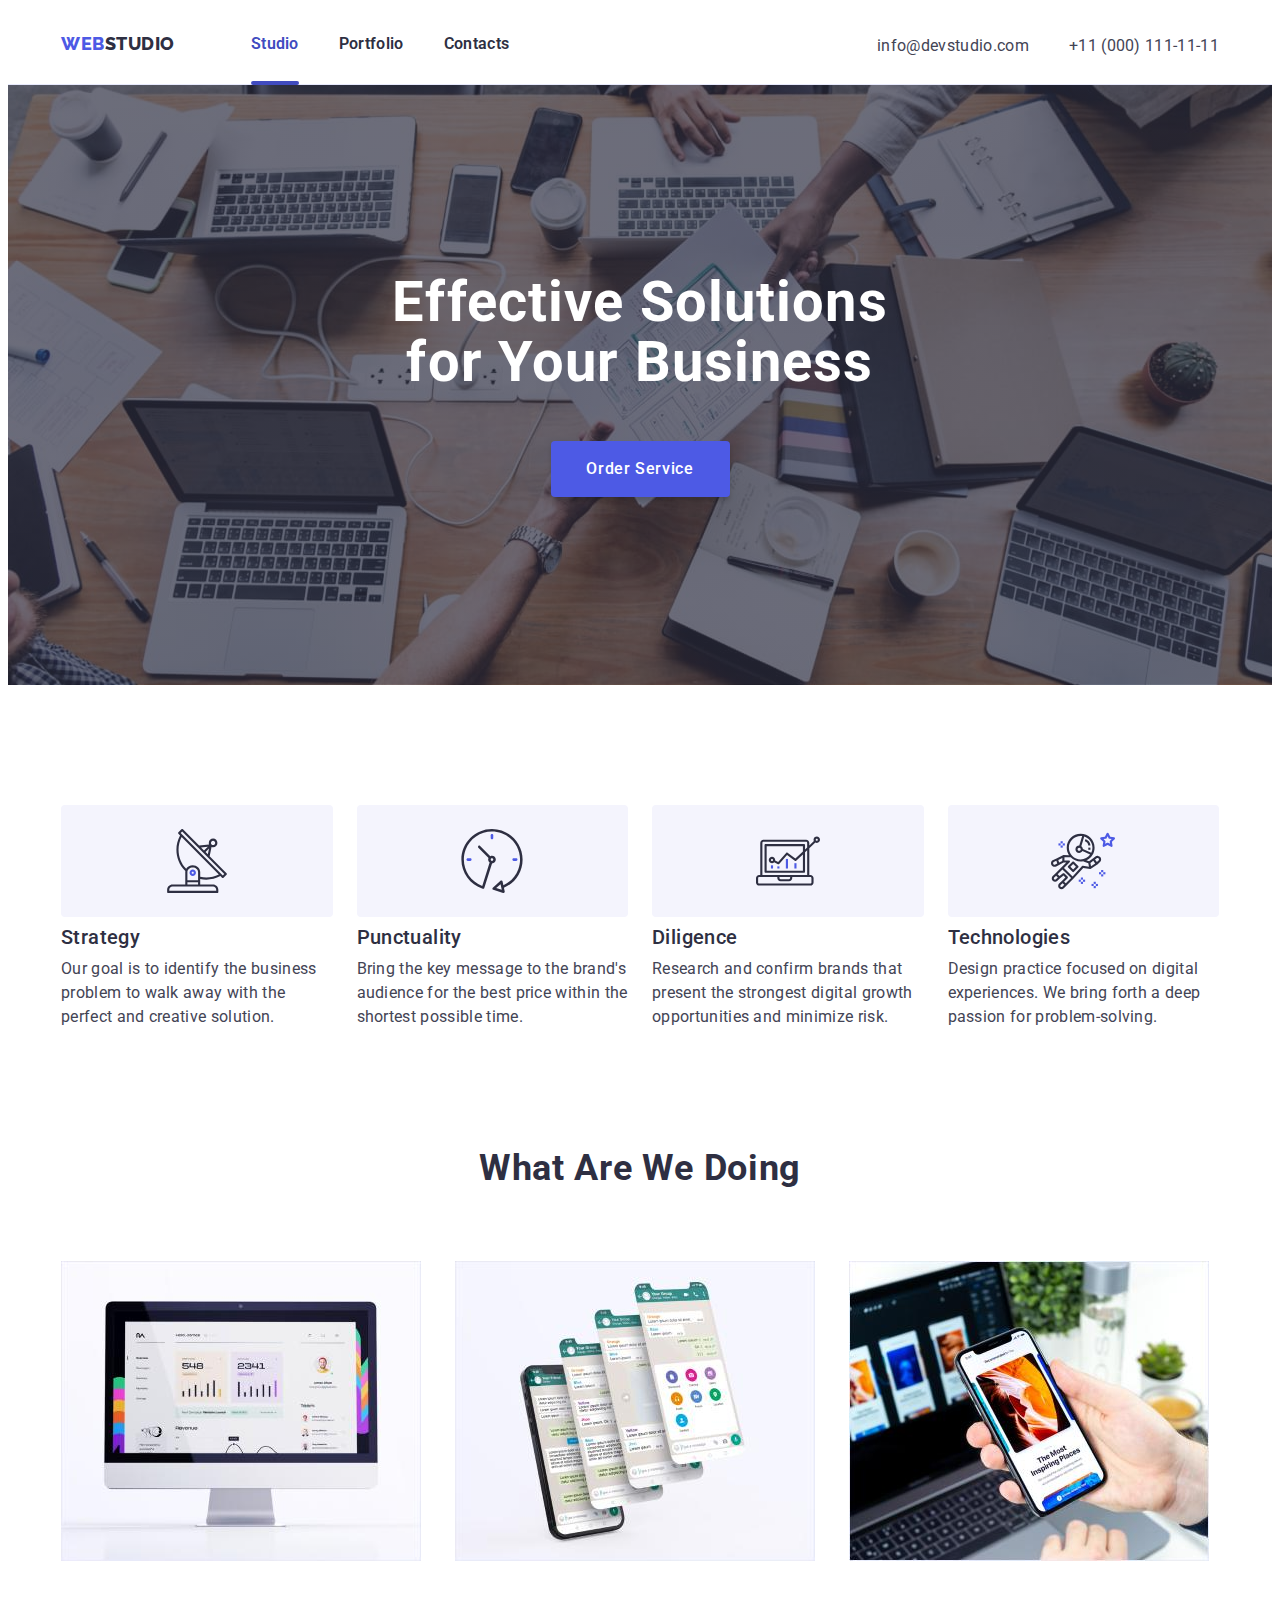
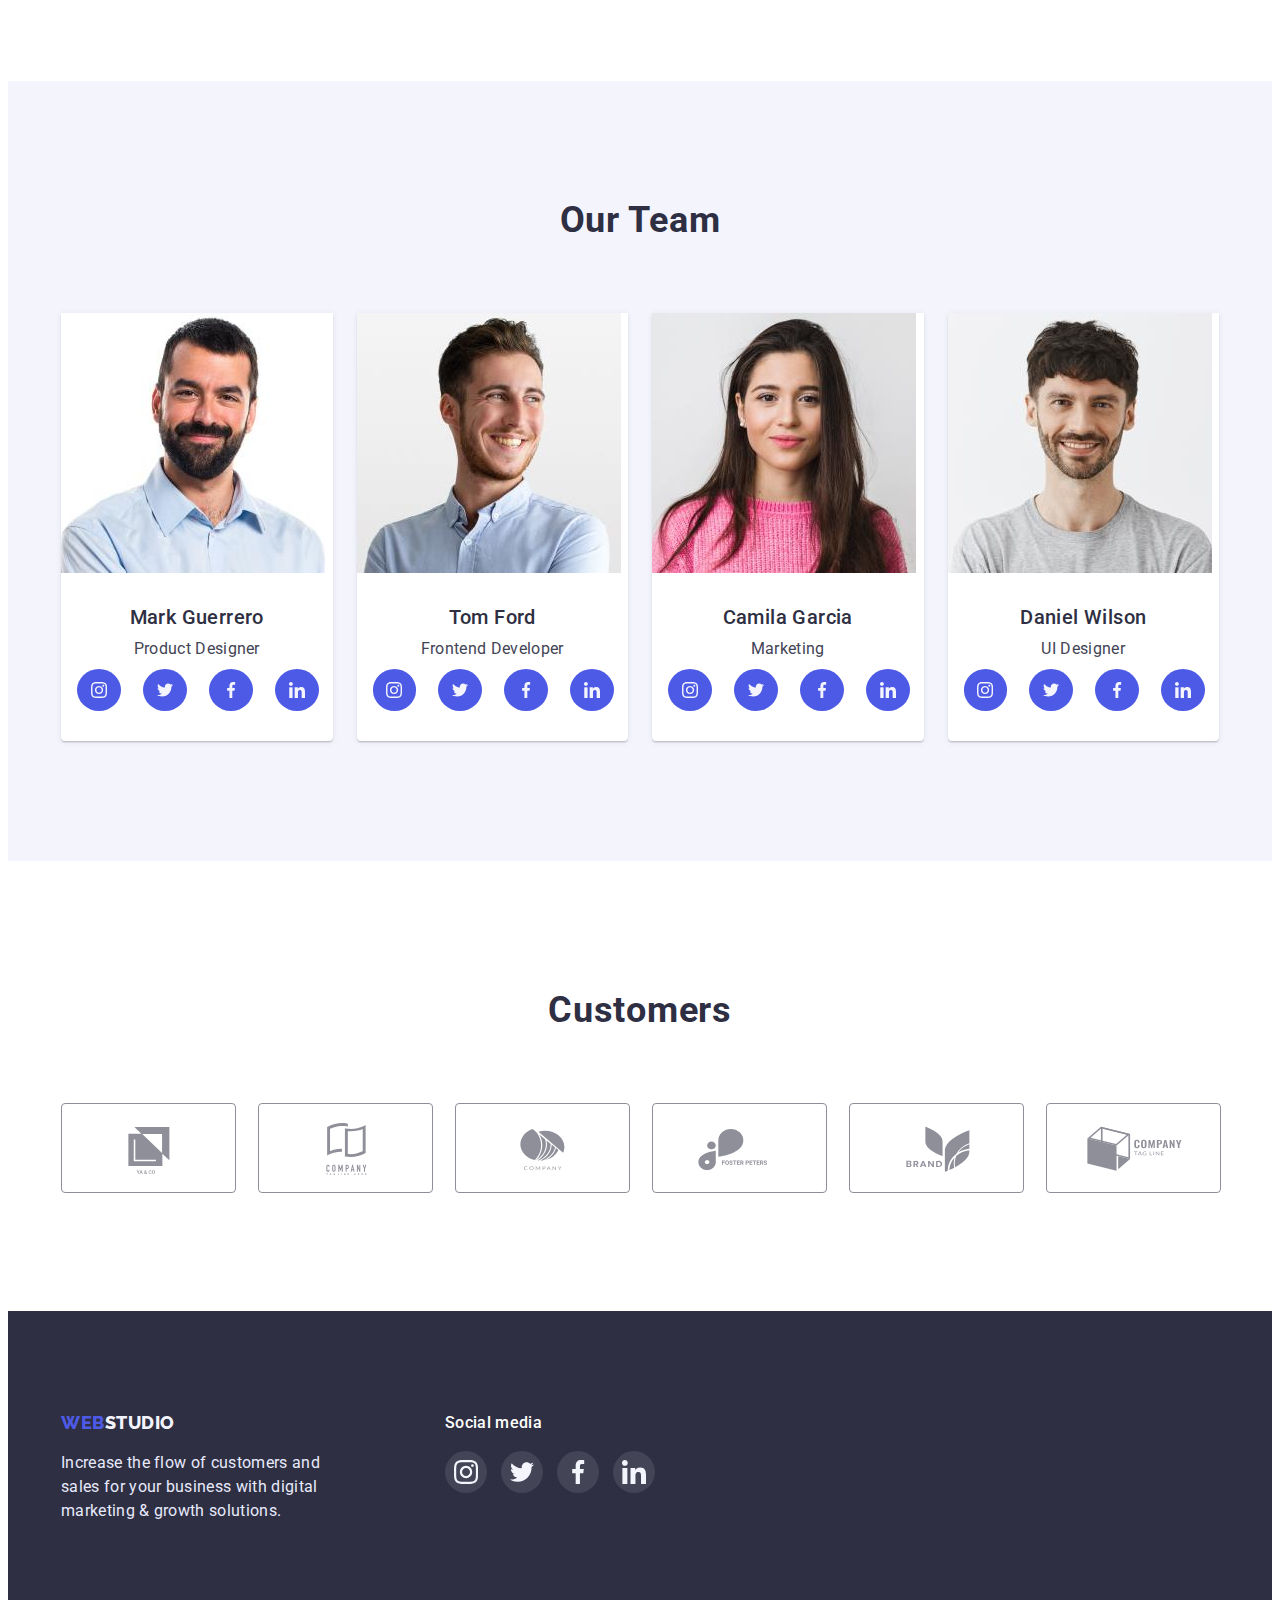
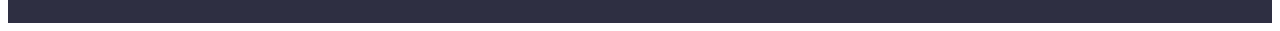
<file: index.html>
<!DOCTYPE html>
<html lang="en">
  <head>
    <meta charset="UTF-8" />
    <meta http-equiv="X-UA-Compatible" content="IE=edge" />
    <meta name="viewport" content="width=device-width, initial-scale=1.0" />
    <link rel="preconnect" href="https://fonts.googleapis.com" />
    <link rel="preconnect" href="https://fonts.gstatic.com" crossorigin />
    <link
      href="https://fonts.googleapis.com/css2?family=Raleway:wght@800&family=Roboto:wght@400;500;700;900&display=swap"
      rel="stylesheet"
    />
    <link
      rel="stylesheet"
      href="https://cdnjs.cloudflare.com/ajax/libs/modern-normalize/1.1.0/modern-normalize.min.css"
      integrity="sha512-wpPYUAdjBVSE4KJnH1VR1HeZfpl1ub8YT/NKx4PuQ5NmX2tKuGu6U/JRp5y+Y8XG2tV+wKQpNHVUX03MfMFn9Q=="
      crossorigin="anonymous"
      referrerpolicy="no-referrer"
    />
    <link rel="stylesheet" href="./css/styles.css" />
    <title>WebStudio</title>
  </head>
  <body>
    <!-- Header block -->
    <header class="header">
      <!-- Navigator -->
      <div class="container container-align">
        <nav class="navigator">
          <a href="./index.html" class="logo linkDecoration">
            <span>Web</span>Studio
          </a>
          <ul class="navigator-list listDecoration">
            <li class="navigator-list-item">
              <a
                class="navigator-list-item-link linkDecoration current-page"
                href="./index.html"
                >Studio</a
              >
            </li>
            <li class="navigator-list-item">
              <a
                class="navigator-list-item-link linkDecoration"
                href="./portfolio.html"
                >Portfolio</a
              >
            </li>
            <li class="navigator-list-item">
              <a class="navigator-list-item-link linkDecoration" href=""
                >Contacts</a
              >
            </li>
          </ul>
        </nav>
        <!-- addres -->
        <address class="address">
          <ul class="address-list listDecoration">
            <li class="address-list-item">
              <a
                class="address-list-item-link linkDecoration"
                href="mailto:info@devstudio.com"
                >info@devstudio.com</a
              >
            </li>
            <li class="address-list-item">
              <a
                class="address-list-item-link linkDecoration"
                href="tel:+110001111111"
                >+11 (000) 111-11-11</a
              >
            </li>
          </ul>
        </address>
      </div>
    </header>

    <!-- Main block -->
    <main>
      <!-- First block -->
      <section class="firstBlock firstBlock-background">
        <div class="container">
          <h1 class="firstBlock-header">
            Effective Solutions for Your Business
          </h1>
          <button type="button" class="firstBlock-button" data-modal-open >Order Service</button>
        </div>
      </section>

      <!-- Second block -->
      <section class="secondBlock">
        <div class="container">
          <h2 class="secondBlock-header visually-hidden">Our advantages</h2>
          <ul class="secondBlock-list listDecoration">
            <li class="secondBlock-list-item">
              <div class="secondBlock-list-item-featureIcon">
                <svg width="64" height="64">
                  <use href="images/icons.svg#icon-antenna"></use>
                </svg>
              </div>
              <h3 class="secondBlock-list-item-header">Strategy</h3>
              <p class="secondBlock-list-item-paragraph">
                Our goal is to identify the business problem to walk away with
                the perfect and creative solution.
              </p>
            </li>
            <li class="secondBlock-list-item">
              <div class="secondBlock-list-item-featureIcon">
                <svg width="64" height="64">
                  <use href="images/icons.svg#icon-clock"></use>
                </svg>
              </div>
              <h3 class="secondBlock-list-item-header">Punctuality</h3>
              <p class="secondBlock-list-item-paragraph">
                Bring the key message to the brand's audience for the best price
                within the shortest possible time.
              </p>
            </li>
            <li class="secondBlock-list-item">
              <div class="secondBlock-list-item-featureIcon">
                <svg width="64" height="64">
                  <use href="images/icons.svg#icon-diagram"></use>
                </svg>
              </div>
              <h3 class="secondBlock-list-item-header">Diligence</h3>
              <p class="secondBlock-list-item-paragraph">
                Research and confirm brands that present the strongest digital
                growth opportunities and minimize risk.
              </p>
            </li>
            <li class="secondBlock-list-item">
              <div class="secondBlock-list-item-featureIcon">
                <svg width="64" height="64">
                  <use href="images/icons.svg#icon-astronaut"></use>
                </svg>
              </div>
              <h3 class="secondBlock-list-item-header">Technologies</h3>
              <p class="secondBlock-list-item-paragraph">
                Design practice focused on digital experiences. We bring forth a
                deep passion for problem-solving.
              </p>
            </li>
          </ul>
        </div>
      </section>

      <!-- Third block -->
      <section class="thirdBlock">
        <div class="container">
          <h2 class="thirdBlock-header second-level-header">
            What are we doing
          </h2>
          <ul class="thirdBlock-list listDecoration">
            <li class="thirdBlock-list-item">
              <img
                src="./images/desctop.jpg"
                alt="image with desctop"
                width="360"
              />
            </li>
            <li class="thirdBlock-list-item">
              <img
                src="./images/application.jpg"
                alt="image with application"
                width="360"
              />
            </li>
            <li class="thirdBlock-list-item">
              <img
                src="./images/phone.jpg"
                alt="image with phone"
                width="360"
              />
            </li>
          </ul>
        </div>
      </section>

      <!-- Fourth block -->
      <section class="fourthBlock">
        <div class="container">
          <h2 class="fourthBlock-header second-level-header">Our Team</h2>
          <ul class="fourthBlock-list listDecoration">
            <li class="fourthBlock-list-item">
              <img
                src="./images/mark.jpg"
                alt="Mark Guerrero"
                width="264"
                class="fourthBlock-list-item-image"
              />
              <div class="filters-list-item-textWrapper">
                <h3 class="fourthBlock-list-item-header">Mark Guerrero</h3>
                <p class="fourthBlock-list-item-paragraph">Product Designer</p>
                <ul class="fourthBlock-list-item-socialList listDecoration">
                  <li class="fourthBlock-list-item-socialList-item">
                    <a
                      href=""
                      class="fourthBlock-list-item-socialList-item-link"
                    >
                      <svg width="16" height="16">
                        <use href="images/icons.svg#icon-instagram"></use>
                      </svg>
                    </a>
                  </li>
                  <li class="fourthBlock-list-item-socialList-item">
                    <a
                      href=""
                      class="fourthBlock-list-item-socialList-item-link"
                    >
                      <svg width="16" height="16">
                        <use href="images/icons.svg#icon-twitter"></use>
                      </svg>
                    </a>
                  </li>
                  <li class="fourthBlock-list-item-socialList-item">
                    <a
                      href=""
                      class="fourthBlock-list-item-socialList-item-link"
                    >
                      <svg width="16" height="16">
                        <use href="images/icons.svg#icon-facebook"></use>
                      </svg>
                    </a>
                  </li>
                  <li class="fourthBlock-list-item-socialList-item">
                    <a
                      href=""
                      class="fourthBlock-list-item-socialList-item-link"
                    >
                      <svg width="16" height="16">
                        <use href="images/icons.svg#icon-linkedin"></use>
                      </svg>
                    </a>
                  </li>
                </ul>
              </div>
            </li>
            <li class="fourthBlock-list-item">
              <img
                src="./images/tom.jpg"
                alt="Tom Ford"
                width="264"
                class="fourthBlock-list-item-image"
              />
              <div class="filters-list-item-textWrapper">
                <h3 class="fourthBlock-list-item-header">Tom Ford</h3>
                <p class="fourthBlock-list-item-paragraph">
                  Frontend Developer
                </p>
                <ul class="fourthBlock-list-item-socialList listDecoration">
                  <li class="fourthBlock-list-item-socialList-item">
                    <a
                      href=""
                      class="fourthBlock-list-item-socialList-item-link"
                    >
                      <svg width="16" height="16">
                        <use href="images/icons.svg#icon-instagram"></use>
                      </svg>
                    </a>
                  </li>
                  <li class="fourthBlock-list-item-socialList-item">
                    <a
                      href=""
                      class="fourthBlock-list-item-socialList-item-link"
                    >
                      <svg width="16" height="16">
                        <use href="images/icons.svg#icon-twitter"></use>
                      </svg>
                    </a>
                  </li>
                  <li class="fourthBlock-list-item-socialList-item">
                    <a
                      href=""
                      class="fourthBlock-list-item-socialList-item-link"
                    >
                      <svg width="16" height="16">
                        <use href="images/icons.svg#icon-facebook"></use>
                      </svg>
                    </a>
                  </li>
                  <li class="fourthBlock-list-item-socialList-item">
                    <a
                      href=""
                      class="fourthBlock-list-item-socialList-item-link"
                    >
                      <svg width="16" height="16">
                        <use href="images/icons.svg#icon-linkedin"></use>
                      </svg>
                    </a>
                  </li>
                </ul>
              </div>
            </li>
            <li class="fourthBlock-list-item">
              <img
                src="./images/camila.jpg"
                alt="Camila Garcia"
                width="264"
                class="fourthBlock-list-item-image"
              />
              <div class="filters-list-item-textWrapper">
                <h3 class="fourthBlock-list-item-header">Camila Garcia</h3>
                <p class="fourthBlock-list-item-paragraph">Marketing</p>
                <ul class="fourthBlock-list-item-socialList listDecoration">
                  <li class="fourthBlock-list-item-socialList-item">
                    <a
                      href=""
                      class="fourthBlock-list-item-socialList-item-link"
                    >
                      <svg width="16" height="16">
                        <use href="images/icons.svg#icon-instagram"></use>
                      </svg>
                    </a>
                  </li>
                  <li class="fourthBlock-list-item-socialList-item">
                    <a
                      href=""
                      class="fourthBlock-list-item-socialList-item-link"
                    >
                      <svg width="16" height="16">
                        <use href="images/icons.svg#icon-twitter"></use>
                      </svg>
                    </a>
                  </li>
                  <li class="fourthBlock-list-item-socialList-item">
                    <a
                      href=""
                      class="fourthBlock-list-item-socialList-item-link"
                    >
                      <svg width="16" height="16">
                        <use href="images/icons.svg#icon-facebook"></use>
                      </svg>
                    </a>
                  </li>
                  <li class="fourthBlock-list-item-socialList-item">
                    <a
                      href=""
                      class="fourthBlock-list-item-socialList-item-link"
                    >
                      <svg width="16" height="16">
                        <use href="images/icons.svg#icon-linkedin"></use>
                      </svg>
                    </a>
                  </li>
                </ul>
              </div>
            </li>
            <li class="fourthBlock-list-item">
              <img
                src="./images/daniel.jpg"
                alt="Daniel Wilson"
                width="264"
                class="fourthBlock-list-item-image"
              />
              <div class="filters-list-item-textWrapper">
                <h3 class="fourthBlock-list-item-header">Daniel Wilson</h3>
                <p class="fourthBlock-list-item-paragraph">UI Designer</p>
                <ul class="fourthBlock-list-item-socialList listDecoration">
                  <li class="fourthBlock-list-item-socialList-item">
                    <a
                      href=""
                      class="fourthBlock-list-item-socialList-item-link"
                    >
                      <svg width="16" height="16">
                        <use href="images/icons.svg#icon-instagram"></use>
                      </svg>
                    </a>
                  </li>
                  <li class="fourthBlock-list-item-socialList-item">
                    <a
                      href=""
                      class="fourthBlock-list-item-socialList-item-link"
                    >
                      <svg width="16" height="16">
                        <use href="images/icons.svg#icon-twitter"></use>
                      </svg>
                    </a>
                  </li>
                  <li class="fourthBlock-list-item-socialList-item">
                    <a
                      href=""
                      class="fourthBlock-list-item-socialList-item-link"
                    >
                      <svg width="16" height="16">
                        <use href="images/icons.svg#icon-facebook"></use>
                      </svg>
                    </a>
                  </li>
                  <li class="fourthBlock-list-item-socialList-item">
                    <a
                      href=""
                      class="fourthBlock-list-item-socialList-item-link"
                    >
                      <svg width="16" height="16">
                        <use href="images/icons.svg#icon-linkedin"></use>
                      </svg>
                    </a>
                  </li>
                </ul>
              </div>
            </li>
          </ul>
        </div>
      </section>

      <!-- Fifth block -->
      <section class="fifthBlock">
        <div class="container">
          <h1 class="second-level-header fifthBlock-header">Customers</h1>
          <ul class="fifthBlock-list listDecoration">
            <li class="fifthBlock-list-item">
              <a class="fifthBlock-list-item-link">
                <svg width="104" height="56" class="test">
                  <use href="images/icons.svg#icon-logoOne"></use>
                </svg>
              </a>
            </li>
            <li class="fifthBlock-list-item">
              <a class="fifthBlock-list-item-link">
                <svg width="104" height="56" class="test">
                  <use href="images/icons.svg#icon-logoTwo"></use>
                </svg>
              </a>
            </li>
            <li class="fifthBlock-list-item">
              <a class="fifthBlock-list-item-link">
                <svg width="104" height="56" class="test">
                  <use href="images/icons.svg#icon-logoThree"></use>
                </svg>
              </a>
            </li>
            <li class="fifthBlock-list-item">
              <a class="fifthBlock-list-item-link">
                <svg width="104" height="56" class="test">
                  <use href="images/icons.svg#icon-logoFour"></use>
                </svg>
              </a>
            </li>
            <li class="fifthBlock-list-item">
              <a class="fifthBlock-list-item-link">
                <svg width="104" height="56" class="test">
                  <use href="images/icons.svg#icon-logoFive"></use>
                </svg>
              </a>
            </li>
            <li class="fifthBlock-list-item">
              <a class="fifthBlock-list-item-link">
                <svg width="104" height="56" class="test">
                  <use href="images/icons.svg#icon-logoSix"></use>
                </svg>
              </a>
            </li>
          </ul>
        </div>
      </section>
    </main>

    <!-- Footer -->
    <footer class="footer">
      <div class="container">
        <div class="footer-content">
          <div class="footer-content-item">
            <a href="./index.html" class="footer logo linkDecoration"
              ><span>Web</span>Studio
            </a>
            <p class="footer-paragraph">
              Increase the flow of customers and sales for your business with
              digital marketing & growth solutions.
            </p>
          </div>
          <div class="footer-content-item">
            <p class="footer-content-item-social">Social media</p>
            <ul class="footer-content-item-socialList listDecoration">
              <li class="footer-content-item-socialList-item">
                <a href="" class="footer-content-item-socialList-item-link">
                  <svg width="24" height="24">
                    <use href="images/icons.svg#icon-instagram"></use>
                  </svg>
                </a>
              </li>
              <li class="footer-content-item-socialList-item">
                <a href="" class="footer-content-item-socialList-item-link">
                  <svg width="24" height="24">
                    <use href="images/icons.svg#icon-twitter"></use>
                  </svg>
                </a>
              </li>
              <li class="footer-content-item-socialList-item">
                <a href="" class="footer-content-item-socialList-item-link">
                  <svg width="24" height="24">
                    <use href="images/icons.svg#icon-facebook"></use>
                  </svg>
                </a>
              </li>
              <li class="footer-content-item-socialList-item">
                <a href="" class="footer-content-item-socialList-item-link">
                  <svg width="24" height="24">
                    <use href="images/icons.svg#icon-linkedin"></use>
                  </svg>
                </a>
              </li>
            </ul>
          </div>
        </div>
      </div>
    </footer>

    <!-- Backdrop & Modal -->
    <div class="backdrop backdrop-hiden" data-modal>
      <div class="backdrop-modal">
        <button type="button" class="backdrop-modal-close" data-modal-close>
          <svg class="backdrop-modal-close-icon" width="8" height="8">
            <use href="./images/icons.svg#icon-close-black-18dp"></use>
          </svg>
        </button>
      </div>
    </div>

    <script src="./scripts/modal.js"></script>
  </body>
</html>
</file>
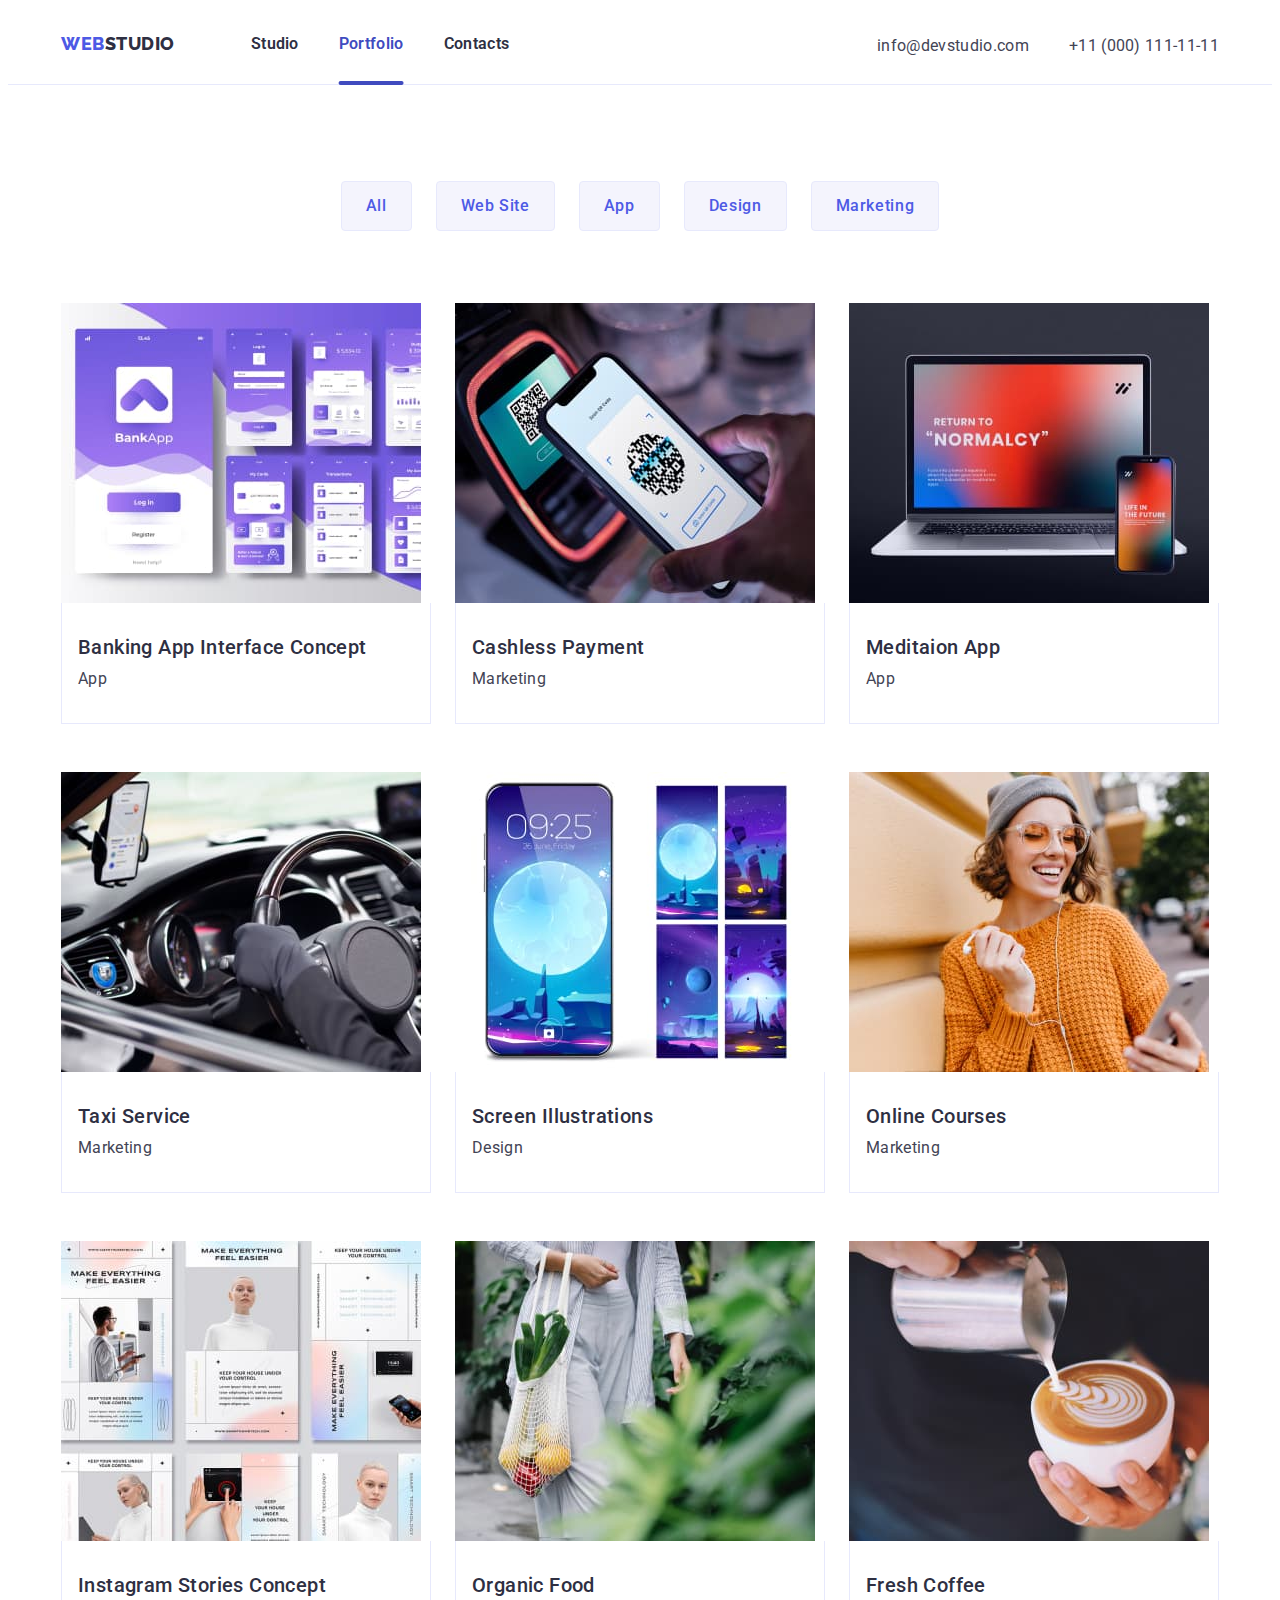
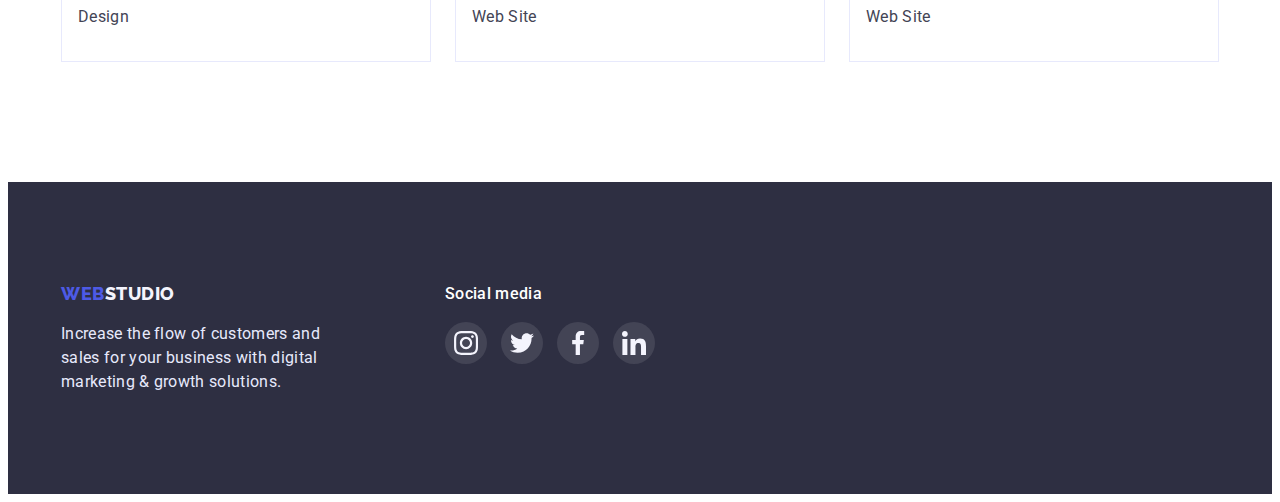
<file: portfolio.html>
<!DOCTYPE html>
<html lang="en">
  <head>
    <meta charset="UTF-8" />
    <meta http-equiv="X-UA-Compatible" content="IE=edge" />
    <meta name="viewport" content="width=device-width, initial-scale=1.0" />
    <link rel="preconnect" href="https://fonts.googleapis.com" />
    <link rel="preconnect" href="https://fonts.gstatic.com" crossorigin />
    <link
      href="https://fonts.googleapis.com/css2?family=Raleway:wght@800&family=Roboto:wght@400;500;700;900&display=swap"
      rel="stylesheet"
    />
    <link
      rel="stylesheet"
      href="https://cdnjs.cloudflare.com/ajax/libs/modern-normalize/1.1.0/modern-normalize.min.css"
      integrity="sha512-wpPYUAdjBVSE4KJnH1VR1HeZfpl1ub8YT/NKx4PuQ5NmX2tKuGu6U/JRp5y+Y8XG2tV+wKQpNHVUX03MfMFn9Q=="
      crossorigin="anonymous"
      referrerpolicy="no-referrer"
    />
    <link rel="stylesheet" href="./css/styles.css" />
    <title>WebStudio | Portfolio |</title>
  </head>
  <body>
    <!-- Header block -->
    <header class="header">
      <!-- Navigator -->
      <div class="container container-align">
        <nav class="navigator">
          <a href="./index.html" class="logo linkDecoration">
            <span>Web</span>Studio
          </a>
          <ul class="navigator-list listDecoration">
            <li class="navigator-list-item">
              <a
                class="navigator-list-item-link linkDecoration"
                href="./index.html"
                >Studio</a
              >
            </li>
            <li class="navigator-list-item">
              <a
                class="navigator-list-item-link linkDecoration current-page"
                href="./portfolio.html"
                >Portfolio</a
              >
            </li>
            <li class="navigator-list-item">
              <a class="navigator-list-item-link linkDecoration" href=""
                >Contacts</a
              >
            </li>
          </ul>
        </nav>
        <!-- addres -->
        <address class="address">
          <ul class="address-list listDecoration">
            <li class="address-list-item">
              <a
                class="address-list-item-link linkDecoration"
                href="mailto:info@devstudio.com"
                >info@devstudio.com</a
              >
            </li>
            <li class="address-list-item">
              <a
                class="address-list-item-link linkDecoration"
                href="tel:+110001111111"
                >+11 (000) 111-11-11</a
              >
            </li>
          </ul>
        </address>
      </div>
    </header>

    <!-- Main block -->
    <main>
      <!-- filter -->
      <section class="portfolio">
        <div class="container">
          <h1 class="filters-header visually-hidden">Portfolio</h1>
          <ul class="filters-list listDecoration">
            <li class="filters-list-item">
              <button type="button" class="filters-list-item-button">
                All
              </button>
            </li>
            <li class="filters-list-item">
              <button type="button" class="filters-list-item-button">
                Web Site
              </button>
            </li>
            <li class="filters-list-item">
              <button type="button" class="filters-list-item-button">
                App
              </button>
            </li>
            <li class="filters-list-item">
              <button type="button" class="filters-list-item-button">
                Design
              </button>
            </li>
            <li class="filters-list-item">
              <button type="button" class="filters-list-item-button">
                Marketing
              </button>
            </li>
          </ul>

          <!-- Portfolio list -->
          <ul class="portfolioList listDecoration">
            <li class="portfolioList-item">
              <a href="" class="portfolioList-item-link linkDecoration">
                <div class="portfolioList-item-image-wrapper">
                  <img
                    src="./images/portfolio/01-first.jpg"
                    alt="foto of Banking application"
                    width="360"
                    class="portfolioList-item-image"
                  />
                  <p class="portfolioList-image-text">
                    14 Stylish and User-Friendly App Design Concepts · Task
                    Manager App · Calorie Tracker App · Exotic Fruit Ecommerce
                    App · Cloud Storage App
                  </p>
                </div>
                <div class="portfolioList-item-textWrapper">
                  <h2 class="portfolioList-list-header">
                    Banking App Interface Concept
                  </h2>
                  <p class="portfolioList-list-paragraph">App</p>
                </div>
              </a>
            </li>
            <li class="portfolioList-item">
              <a href="" class="portfolioList-item-link linkDecoration">
                <div class="portfolioList-item-image-wrapper">
                  <img
                    src="./images/portfolio/02-second.jpg"
                    alt="foto of phone using qrcode"
                    width="360"
                    class="portfolioList-item-image"
                  />
                  <p class="portfolioList-image-text">
                    14 Stylish and User-Friendly App Design Concepts · Task
                    Manager App · Calorie Tracker App · Exotic Fruit Ecommerce
                    App · Cloud Storage App
                  </p>
                </div>
                <div class="portfolioList-item-textWrapper">
                  <h2 class="portfolioList-list-header">Cashless Payment</h2>
                  <p class="portfolioList-list-paragraph">Marketing</p>
                </div>
              </a>
            </li>
            <li class="portfolioList-item">
              <a href="" class="portfolioList-item-link linkDecoration">
                <div class="portfolioList-item-image-wrapper">
                  <img
                    src="./images/portfolio/03-third.jpg"
                    alt="laptop and phone using multiplatform application"
                    width="360"
                    class="portfolioList-item-image"
                  />
                  <p class="portfolioList-image-text">
                    14 Stylish and User-Friendly App Design Concepts · Task
                    Manager App · Calorie Tracker App · Exotic Fruit Ecommerce
                    App · Cloud Storage App
                  </p>
                </div>
                <div class="portfolioList-item-textWrapper">
                  <h2 class="portfolioList-list-header">Meditaion App</h2>
                  <p class="portfolioList-list-paragraph">App</p>
                </div>
              </a>
            </li>
            <li class="portfolioList-item">
              <a href="" class="portfolioList-item-link linkDecoration">
                <div class="portfolioList-item-image-wrapper">
                  <img
                    src="./images/portfolio/04-fourth.jpg"
                    alt="phone inside a car"
                    width="360"
                    class="portfolioList-item-image"
                  />
                  <p class="portfolioList-image-text">
                    14 Stylish and User-Friendly App Design Concepts · Task
                    Manager App · Calorie Tracker App · Exotic Fruit Ecommerce
                    App · Cloud Storage App
                  </p>
                </div>
                <div class="portfolioList-item-textWrapper">
                  <h2 class="portfolioList-list-header">Taxi Service</h2>
                  <p class="portfolioList-list-paragraph">Marketing</p>
                </div>
              </a>
            </li>
            <li class="portfolioList-item">
              <a href="" class="portfolioList-item-link linkDecoration">
                <div class="portfolioList-item-image-wrapper">
                  <img
                    src="./images/portfolio/05-fifth.jpg"
                    alt="phone and wallpepars for them"
                    width="360"
                    class="portfolioList-item-image"
                  />
                  <p class="portfolioList-image-text">
                    14 Stylish and User-Friendly App Design Concepts · Task
                    Manager App · Calorie Tracker App · Exotic Fruit Ecommerce
                    App · Cloud Storage App
                  </p>
                </div>
                <div class="portfolioList-item-textWrapper">
                  <h2 class="portfolioList-list-header">
                    Screen Illustrations
                  </h2>
                  <p class="portfolioList-list-paragraph">Design</p>
                </div>
              </a>
            </li>
            <li class="portfolioList-item">
              <a href="" class="portfolioList-item-link linkDecoration">
                <div class="portfolioList-item-image-wrapper">
                  <img
                    src="./images/portfolio/06-six.jpg"
                    alt="smiling girl"
                    width="360"
                    class="portfolioList-item-image"
                  />
                  <p class="portfolioList-image-text">
                    14 Stylish and User-Friendly App Design Concepts · Task
                    Manager App · Calorie Tracker App · Exotic Fruit Ecommerce
                    App · Cloud Storage App
                  </p>
                </div>
                <div class="portfolioList-item-textWrapper">
                  <h2 class="portfolioList-list-header">Online Courses</h2>
                  <p class="portfolioList-list-paragraph">Marketing</p>
                </div>
              </a>
            </li>
            <li class="portfolioList-item">
              <a href="" class="portfolioList-item-link linkDecoration">
                <div class="portfolioList-item-image-wrapper">
                  <img
                    src="./images/portfolio/07-seven.jpg"
                    alt="foto of moukup for instagram stroies"
                    width="360"
                    class="portfolioList-item-image"
                  />
                  <p class="portfolioList-image-text">
                    14 Stylish and User-Friendly App Design Concepts · Task
                    Manager App · Calorie Tracker App · Exotic Fruit Ecommerce
                    App · Cloud Storage App
                  </p>
                </div>
                <div class="portfolioList-item-textWrapper">
                  <h2 class="portfolioList-list-header">
                    Instagram Stories Concept
                  </h2>
                  <p class="portfolioList-list-paragraph">Design</p>
                </div>
              </a>
            </li>
            <li class="portfolioList-item">
              <a href="" class="portfolioList-item-link linkDecoration">
                <div class="portfolioList-item-image-wrapper">
                  <img
                    src="./images/portfolio/08-eight.jpg"
                    alt="foto of food in bag"
                    width="360"
                    class="portfolioList-item-image"
                  />
                  <p class="portfolioList-image-text">
                    14 Stylish and User-Friendly App Design Concepts · Task
                    Manager App · Calorie Tracker App · Exotic Fruit Ecommerce
                    App · Cloud Storage App
                  </p>
                </div>
                <div class="portfolioList-item-textWrapper">
                  <h2 class="portfolioList-list-header">Organic Food</h2>
                  <p class="portfolioList-list-paragraph">Web Site</p>
                </div>
              </a>
            </li>
            <li class="portfolioList-item">
              <a href="" class="portfolioList-item-link linkDecoration">
                <div class="portfolioList-item-image-wrapper">
                  <img
                    src="./images/portfolio/09-nine.jpg"
                    alt="foto with coffe art"
                    width="360"
                    class="portfolioList-item-image"
                  />
                  <p class="portfolioList-image-text">
                    14 Stylish and User-Friendly App Design Concepts · Task
                    Manager App · Calorie Tracker App · Exotic Fruit Ecommerce
                    App · Cloud Storage App
                  </p>
                </div>
                <div class="portfolioList-item-textWrapper">
                  <h2 class="portfolioList-list-header">Fresh Coffee</h2>
                  <p class="portfolioList-list-paragraph">Web Site</p>
                </div>
              </a>
            </li>
          </ul>
        </div>
      </section>
    </main>

    <!-- Footer -->
    <footer class="footer">
      <div class="container">
        <div class="footer-content">
          <div class="footer-content-item">
            <a href="./index.html" class="footer logo linkDecoration"
              ><span>Web</span>Studio
            </a>
            <p class="footer-paragraph">
              Increase the flow of customers and sales for your business with
              digital marketing & growth solutions.
            </p>
          </div>
          <div class="footer-content-item">
            <p class="footer-content-item-social">Social media</p>
            <ul class="footer-content-item-socialList listDecoration">
              <li class="footer-content-item-socialList-item">
                <a href="" class="footer-content-item-socialList-item-link">
                  <svg width="24" height="24">
                    <use href="images/icons.svg#icon-instagram"></use>
                  </svg>
                </a>
              </li>
              <li class="footer-content-item-socialList-item">
                <a href="" class="footer-content-item-socialList-item-link">
                  <svg width="24" height="24">
                    <use href="images/icons.svg#icon-twitter"></use>
                  </svg>
                </a>
              </li>
              <li class="footer-content-item-socialList-item">
                <a href="" class="footer-content-item-socialList-item-link">
                  <svg width="24" height="24">
                    <use href="images/icons.svg#icon-facebook"></use>
                  </svg>
                </a>
              </li>
              <li class="footer-content-item-socialList-item">
                <a href="" class="footer-content-item-socialList-item-link">
                  <svg width="24" height="24">
                    <use href="images/icons.svg#icon-linkedin"></use>
                  </svg>
                </a>
              </li>
            </ul>
          </div>
        </div>
      </div>
    </footer>
  </body>
</html>
</file>
<file: css/styles.css>
/* ------------------------------------------------------------------- */
/* Declaration order cheet sheet */
/* ------------------------------------------------------------------- */
/* Positioning */
/* Box model */
/* Typography */
/* Visual */
/* Misc */

/* ------------------------------------------------------------------- */
/* Global */
/* ------------------------------------------------------------------- */

:root {
  /* CTAs, Focused, Active states, Links */
  --primary-brand: #4d5ae5;

  /* CTAs */
  --pressed-state: #404bbf;

  /* Overlays, Shadows, Headings */
  --dark: #2e2f42;

  /* Valid fields, Success messages */
  --success: #31d0aa;

  /* Body text */
  --text: #434455;

  /* Helper text, Deemphasized text */
  --subtle-text: #8e8f99;

  /* Accent color, Hairlines, Subtle backgrounds */
  --accent: #e7e9fc;

  /* Light mode backgrounds, Light mode Dialogs/alerts */
  --light: #f4f4fd;

  /* Overlay */
  --modal-overlay: #2e2f42;

  /* Hero image background */
  --hero-background: #2e2f42;

  /* Hero text color and button's*/
  --hero-text: #ffffff;

  /* Background color for card's and body*/
  --body-background: #ffffff;

  /* Background color for first block */
  --hero-background: rgba(46, 47, 66, 0.7);

  /* Modal background */
  --modal-background: #fcfcfc;

  /* Color for SVG close button in modal */
  --close-normal: #000000;
  --close-hover: #ffffff;

  /* Animation properties */
  --transition-properties: 
    color 250ms cubic-bezier(0.4, 0, 0.2, 1),
    box-shadow 250ms cubic-bezier(0.4, 0, 0.2, 1),
    background-color 250ms cubic-bezier(0.4, 0, 0.2, 1),
    fill 250ms cubic-bezier(0.4, 0, 0.2, 1),
    border 250ms cubic-bezier(0.4, 0, 0.2, 1),
    transform 250ms cubic-bezier(0.4, 0, 0.2, 1),
    visibility 250ms cubic-bezier(0.4, 0, 0.2, 1),
    opacity 250ms cubic-bezier(0.4, 0, 0.2, 1);
}
body {
  /* Typography */
  font-family: "Roboto", sans-serif;
  font-size: 16px;

  /* Visual */
  color: var(--text);
  background-color: var(--body-background);
}
h1,h2,h3,h4,h5,h6,p,ul {
  /* Positioning */
  padding: 0px;
  margin: 0px;
}
img,
svg {
  /* Box model */
  display: block;
  max-width: 100%;
  height: auto;
}

/* ------------------------------------------------------------------- */
/* Сommon styles */
/* ------------------------------------------------------------------- */

/* wrapper class (container) */
.container {
  /* Positioning */
  padding-left: 15px;
  padding-right: 15px;
  margin: 0 auto;

  /* Box model */
  width: 1158px;
  /* display: inherit; */
}
/* cross axis align for wrapper (container) */
.container-align {
  /* Positioning */
  align-items: center;
  /* Box model */
  display: inherit;
}
/* class for hidden header */
.visually-hidden {
  /* Positioning */
  position: absolute;
  white-space: nowrap;
  margin: -1px;
  overflow: hidden;
  padding: 0;

  /* Box model */
  width: 1px;
  height: 1px;

  /* Visual */
  border: 0;
  clip: rect(0 0 0 0);
  clip-path: inset(50%);
}
/* class for header with the same style */
.second-level-header {
  /* Typography */
  font-weight: 700;
  font-size: 36px;
  line-height: 1.11;
  text-align: center;
  letter-spacing: 0.02em;
  text-transform: capitalize;

  /* Visual */
  color: var(--dark);
}
/* class that hide all dots in list's */
.listDecoration {
  /* Visual */
  list-style-type: none;
}
/* class that hide all underlines in link's*/
.linkDecoration {
  /* Visual */
  text-decoration: none;
}

/* ------------------------------------------------------------------- */
/* Logo */
/* ------------------------------------------------------------------- */

.logo {
  /* Typography */
  font-family: "Raleway", sans-serif;
  font-weight: 800;
  font-size: 18px;
  line-height: 1.33;
  letter-spacing: 0.03em;
  text-transform: uppercase;

  /* Positioning */
  padding-top: 24px;
  padding-bottom: 24px;

  /* Box model */
  display: block;

  /* Visual */
  color: var(--dark);
}
.logo span {
  /* Visual */
  color: var(--primary-brand);
}

/* ------------------------------------------------------------------- */
/* Navbar */
/* ------------------------------------------------------------------- */

.header {
  /* Visual */
  border-bottom: 1px solid var(--accent);

  box-sizing: border-box;
  /* Box model */
  display: flex;
}
.navigator {
  /* Box model */
  display: flex;
}
.navigator-list {
  /* Box model */
  display: flex;

  /* Positioning */
  margin: 0px 0px 0px 76px;
}
.navigator-list-item {
  position: relative;
}
.navigator-list-item:not(:last-child) {
  /* Positioning */
  margin-right: 40px;
}
.navigator-list-item-link {
  /* Typography */
  font-weight: 600;
  font-size: 16px;
  line-height: 1.5;
  letter-spacing: 0.02em;

  /* Positioning */
  padding-top: 24px;
  padding-bottom: 28px;

  /* Box model */
  display: block;

  /* Visual */
  color: var(--dark);
  transition: var(--transition-properties);
}
.navigator-list-item-link:hover {
  /* Visual */
  color: var(--pressed-state);
}
.navigator-list-item-link:focus {
  /* Visual */
  color: var(--pressed-state);
}
.current-page {
  color: var(--pressed-state);
}
.navigator-list-item-link.current-page::after {
  /* Misc */
  content: "";

  /* Box model */
  position: absolute;
  width: 100%;
  height: 4px;

  /* Positioning */
  transform: translate(-50%, -50%);
  left: 50%;
  top: 99%;

  /* Visual */
  background-color: var(--pressed-state);
  border-radius: 2px;
}
.address {
  /* Typography */
  font-style: normal;

  /* Positioning */
  margin-left: auto;
}
.address-list {
  /* Box model */
  display: flex;
}
.address-list-item:not(:last-child) {
  /* Positioning */
  margin-right: 40px;
}
.address-list-item-link {
  /* Typography */
  font-weight: 400;
  font-size: 16px;
  line-height: 1.5;
  letter-spacing: 0.02em;

  /* Box model */
  display: block;

  /* Positioning */
  padding-top: 24px;
  padding-bottom: 24px;

  /* Visual */
  color: var(--text);
  transition: var(--transition-properties);
}
.address-list-item-link:hover {
  /* Visual */
  color: var(--pressed-state);
}
.address-list-item-link:focus {
  /* Visual */
  color: var(--pressed-state);
}

/* ------------------------------------------------------------------- */
/* Footer */
/* ------------------------------------------------------------------- */

.footer {
  /* Visual */
  background-color: var(--dark);

  padding: 100px 0px 100px 0px;
}
.footer.logo {
  /* Visual */
  color: var(--light);

  /* Box model */
  display: inline-block;

  /* Positioning */
  padding: 0px;
  margin-bottom: 16px;
}
.footer-paragraph {
  /* Typography */
  font-weight: 400;
  font-size: 16px;
  line-height: 1.5;
  letter-spacing: 0.02em;

  /* Positioning */
  width: 264px;

  /* Visual */
  color: var(--accent);
}
.footer-content {
  /* Box model */
  display: flex;
}
.footer-content-item {
  margin-right: 120px;
}
.footer-content-item-social {
  /* Typography */
  font-weight: 500;
  font-size: 16px;
  line-height: 1.5;
  letter-spacing: 0.02em;

  /* Visual */
  color: var(--hero-text);

  /* Positioning */
  margin-bottom: 16px;
}
.footer-content-item-socialList {
  /* Box model */
  display: flex;

  /* Positioning */
  width: 208px;
}
.footer-content-item-socialList-item {
  /* Box model */
  flex-basis: calc((100% - 3 * 16px) / 4);
  height: 40px;
}
.footer-content-item-socialList-item:not(:last-child) {
  /* Positioning */
  margin-right: 16px;
}
.footer-content-item-socialList-item-link {
  /* Box model */
  display: flex;
  justify-content: center;
  align-items: center;

  /* Positioning */
  width: 100%;
  height: 100%;

  /* Visual */
  background-color: rgba(255, 255, 255, 0.1);
  fill: var(--light);
  border-radius: 50%;
  border: 1px solid transparent;
  transition: var(--transition-properties);
}
.footer-content-item-socialList-item-link:hover {
  background-color: var(--success);
}
.footer-content-item-socialList-item-link:focus {
  background-color: var(--success);
}

/* ------------------------------------------------------------------- */
/* Backdrop & Modal */
/* ------------------------------------------------------------------- */
.backdrop-hiden {
  /* Visual */
  opacity: 0;
  visibility: hidden;
  pointer-events: none;
}
.backdrop {
  /* Box model */
  display: flex;
  align-items: center;
  justify-content: center;

  /* Positioning */
  position: fixed;
  top: 0;
  width: 100%;
  height: 100%;

  /* Visual */
  background-color: var(--hero-background);
  transition: var(--transition-properties);
}
.backdrop-modal {
  /* Box model */
  display: flex;
  width: 408px;
  min-height: 576px;

  /* Positioning */
  padding: 24px;

  /* Visual */
  background: var(--modal-background);

  border-radius: 4px;
  box-shadow: 0px 1px 1px rgba(0, 0, 0, 0.14), 0px 1px 3px rgba(0, 0, 0, 0.12),
    0px 2px 1px rgba(0, 0, 0, 0.2);

  transform: scale(100%);
  transition: var(--transition-properties);
}
.backdrop.backdrop-hiden > .backdrop-modal {
  /* Positioning */
  transform: scale(70%);
}
.backdrop-modal-close-icon {
  /* Visual */
  fill: var(--close-normal);
}
.backdrop-modal-close {
  /* Box model */
  display: flex;
  justify-content: center;
  align-items: center;
  width: 24px;
  height: 24px;

  /* Positioning */
  margin-left: auto;

  /* Visual */
  background: var(--accent);
  border: 1px solid rgba(0, 0, 0, 0.1);
  border-radius: 50%;
  transition: var(--transition-properties);
}
.backdrop-modal-close:is(:hover, :focus) {
  /* Visual */
  background: var(--pressed-state);
  border: 1px solid transparent;
}
.backdrop-modal-close:is(:hover, :focus) .backdrop-modal-close-icon {
  /* Visal */
  fill: var(--close-hover);
}

/* ------------------------------------------------------------------- */
/* index.html */
/* ------------------------------------------------------------------- */

/* ---------- First block ---------- */

.firstBlock {
  /* Positioning */
  margin-left: auto;
  margin-right: auto;
  max-width: 1440px;
  padding-top: 188px;
  padding-bottom: 188px;
}
.firstBlock-background {
  /* Visual */
  background-image: linear-gradient(
      rgba(46, 47, 66, 0.7),
      rgba(46, 47, 66, 0.7)
    ),
    url(../images/people-office.jpg);
  background-repeat: no-repeat;
  background-position: center;
  background-size: cover;
  background-color: var(--hero-background);
}
.firstBlock-header {
  /* Typography */
  font-weight: 700;
  font-size: 56px;
  line-height: 1.07;
  text-align: center;
  letter-spacing: 0.02em;

  /* Box model */
  display: block;
  width: 496px;

  /* Positioning */
  margin: 0 auto;

  /* Visual */
  color: var(--hero-text);
}
.firstBlock-button {
  /* Typography */
  font-family: inherit;
  font-weight: 500;
  font-size: 16px;
  line-height: 1.5;
  letter-spacing: 0.04em;

  /* Box model */
  display: block;
  width: 179px;

  /* Positioning */
  padding: 16px 32px 16px 32px;
  margin: 48px auto 0px auto;

  /* Visual */
  background-color: var(--primary-brand);
  color: var(--hero-text);
  border: none;
  border-radius: 4px;
  box-shadow: 0px 4px 4px rgba(0, 0, 0, 0.15);
  cursor: pointer;
  transition: var(--transition-properties);
}
.firstBlock-button:hover {
  /* Visual */
  background-color: var(--pressed-state);
}
.firstBlock-button:focus {
  /* Visual */
  background-color: var(--pressed-state);
}

/* ---------- Second block ---------- */

.secondBlock {
  /* Positioning */
  padding: 120px 0;
}
.secondBlock-list {
  /* Box model */
  display: flex;
}
.secondBlock-list-item {
  /* Box model */
  flex-basis: calc((100% - 3 * 24px) / 4);
}
.secondBlock-list-item:not(:last-child) {
  /* Positioning */
  margin-right: 24px;
}
.secondBlock-list-item-featureIcon {
  /* Positioning */
  height: 112px;
  margin-bottom: 8px;

  /* Box model */
  display: flex;
  justify-content: center;
  align-items: center;

  /* Visual */
  border-radius: 4px;
  background-color: var(--light);
}
.secondBlock-list-item-header {
  /* Typography */
  font-weight: 500;
  font-size: 20px;
  line-height: 1.2;
  letter-spacing: 0.02em;

  /* Positioning */
  margin-bottom: 8px;

  /* Visual */
  color: var(--dark);
}
.secondBlock-list-item-paragraph {
  /* Typography */
  font-weight: 400;
  font-size: 16px;
  line-height: 1.5;
  letter-spacing: 0.02em;
}

/* ---------- Third block ---------- */

.thirdBlock {
  padding-bottom: 120px;
}
.thirdBlock-list {
  /* Box model */
  display: flex;

  /* Positioning */
  margin-top: 72px;
}
.thirdBlock-list-item {
  flex-basis: calc((100% - 2 * 24px) / 3);
}
.thirdBlock-list-item:not(:last-child) {
  /* Positioning */
  margin-right: 24px;
}

/* ---------- Fourth block ---------- */

.fourthBlock {
  /* Positioning */
  padding: 120px 0px;

  /* Visual */
  background-color: var(--light);
}
.fourthBlock-list {
  /* Box model */
  display: flex;

  /* Positioning */
  margin-top: 72px;
}
.fourthBlock-list-item {
  /* Box model */
  flex-basis: calc((100% - 3 * 24px) / 4);

  /* Visual */
  background-color: var(--body-background);
  box-shadow: 0px 1px 6px rgba(46, 47, 66, 0.08),
    0px 1px 1px rgba(46, 47, 66, 0.16), 0px 2px 1px rgba(46, 47, 66, 0.08);
  border-radius: 0px 0px 4px 4px;
}
.fourthBlock-list-item:not(:last-child) {
  /* Positioning */
  margin-right: 24px;
}
.filters-list-item-textWrapper {
  /* Positioning */
  padding: 32px 16px;
}
.fourthBlock-list-item-header {
  /* Typography */
  font-weight: 500;
  font-size: 20px;
  line-height: 1.2;
  text-align: center;
  letter-spacing: 0.02em;

  /*  Positioning */
  margin-bottom: 8px;

  /* Visual */
  color: var(--dark);
}
.fourthBlock-list-item-paragraph {
  /* Typography */
  font-weight: 400;
  font-size: 16px;
  line-height: 1.5;
  text-align: center;
  letter-spacing: 0.02em;

  /* Positioning */
  margin-bottom: 8px;
}
.fourthBlock-list-item-socialList {
  display: flex;
}
.fourthBlock-list-item-socialList-item {
  /* Box model */
  flex-basis: calc((100% - 3 * 24px) / 4);
  height: 40px;
}
.fourthBlock-list-item-socialList-item:not(:last-child) {
  /* Positioning */
  margin-right: 24px;
}
.fourthBlock-list-item-socialList-item-link {
  /* Box model */
  display: flex;
  justify-content: center;
  align-items: center;

  /* Positioning */
  width: 100%;
  height: 100%;

  /* Visual */
  background-color: var(--primary-brand);
  fill: var(--light);
  border-radius: 50%;
  border: 1px solid transparent;
  transition: var(--transition-properties);
}
.fourthBlock-list-item-socialList-item-link:hover {
  background-color: var(--pressed-state);
  fill: var(--light);
}
.fourthBlock-list-item-socialList-item-link:focus {
  background-color: var(--pressed-state);
  fill: var(--light);
}

/* ---------- Fifth block ----------  */

.fifthBlock {
  /* Positioning */
  padding: 130px 0px 120px 0px;
}
.fifthBlock-header {
  /* Positioning */
  margin-bottom: 72px;
}
.fifthBlock-list {
  /* Box model */
  display: flex;
}
.fifthBlock-list-item {
  /* Positioning */
  flex-basis: calc((100% - 5 * 24px) / 6);
  height: 88px;
}
.fifthBlock-list-item:not(:last-child) {
  /* Positioning */
  margin-right: 24px;
}
.fifthBlock-list-item-link {
  /* Box model */
  display: flex;
  justify-content: center;
  align-items: center;

  /* Positioning */
  width: 100%;
  height: 100%;

  /* Visual */
  border: 1px solid var(--subtle-text);
  border-radius: 4px;
  fill: var(--subtle-text);
  cursor: pointer;
  transition: var(--transition-properties);
}
.fifthBlock-list-item-link:hover {
  /* Visual */
  border: 1px solid var(--pressed-state);
  fill: var(--pressed-state);
}
.fifthBlock-list-item-link:focus {
  /* Visual */
  border: 1px solid var(--pressed-state);
  fill: var(--pressed-state);
}

/* ------------------------------------------------------------------- */
/* portfolio.html */
/* ------------------------------------------------------------------- */

/* ---------- Filter ---------- */

.filters-list {
  /* Box mode */
  display: flex;
  justify-content: center;

  /* Positionin */
  margin: 0px 0px 72px 0px;
}
.filters-list-item:not(:last-child) {
  /* Positioning */
  margin-right: 24px;
}
.filters-list-item-button {
  /* Typography */
  font-family: inherit;
  font-weight: 500;
  font-size: 16px;
  line-height: 1.5;
  letter-spacing: 0.04em;

  /* Positioning */
  padding: 12px 24px;

  /* Visual */
  background-color: var(--light);
  border: 1px solid var(--accent);
  color: var(--primary-brand);
  border-radius: 4px;
  cursor: pointer;
  transition: var(--transition-properties);
}
.filters-list-item-button:hover {
  /* Visual */
  border: 1px solid transparent;
  background-color: var(--pressed-state);
  box-shadow: 0px 3px 1px rgba(0, 0, 0, 0.1), 0px 2px 1px rgba(0, 0, 0, 0.08),
    0px 2px 2px rgba(0, 0, 0, 0.12);
  color: var(--hero-text);
}
.filters-list-item-button:focus {
  /* Visual */
  border: 1px solid transparent;
  background: var(--pressed-state);
  box-shadow: 0px 3px 1px rgba(0, 0, 0, 0.1), 0px 2px 1px rgba(0, 0, 0, 0.08),
    0px 2px 2px rgba(0, 0, 0, 0.12);
  color: var(--hero-text);
}

/* ---------- Portfolio ---------- */

.portfolio {
  /* Positioning */
  padding: 96px 0px 120px 0px;
}
.portfolioList {
  /* Box model */
  display: flex;
  flex-wrap: wrap;
}
.portfolioList-item {
  /* Box model */
  flex-basis: calc((100% - 2 * 24px) / 3);

  /* Positioning */
  margin: 0px 24px 48px 0px;
}
.portfolioList-item-link {
  /* Box model */
  display: block;

  /* Positioning */
  width: 100%;
  height: 100%;

  /* Visual */
  transition: var(--transition-properties);
}
.portfolioList-item-link:hover {
  /* Visual */
  box-shadow: 0px 1px 6px rgba(46, 47, 66, 0.08),
    0px 1px 1px rgba(46, 47, 66, 0.16), 0px 2px 1px rgba(46, 47, 66, 0.08);
}
.portfolioList-item-link:focus {
  /* Visual */
  box-shadow: 0px 1px 6px rgba(46, 47, 66, 0.08),
    0px 1px 1px rgba(46, 47, 66, 0.16), 0px 2px 1px rgba(46, 47, 66, 0.08);
}
.portfolioList-item-image-wrapper {
  /* Positioning */
  position: relative;

  /* Visual */
  overflow: hidden;
}
.portfolioList-image-text {
  /* Box model */
  width: 100%;
  height: 100%;

  /* Positioning */
  position: absolute;
  padding: 40px 32px 0px 32px;
  transform: translate(0%, 0%);

  /* Visual */
  color: var(--light);
  background-color: var(--primary-brand);
  overflow: auto;
  transition: var(--transition-properties);
}
.portfolioList-item-link:is(:hover, :focus) .portfolioList-image-text {
  /* Positioning */
  transform: translate(0%, -100%);
}
.portfolioList-item:nth-last-child(3n + 1) {
  /* Positioning */
  margin-right: 0px;
}
.portfolioList-item:nth-last-child(-n + 3) {
  /* Positioning */
  margin-bottom: 0px;
}
.portfolioList-item-textWrapper {
  /* Visual */
  border-left: 1px solid var(--accent);
  border-right: 1px solid var(--accent);
  border-bottom: 1px solid var(--accent);

  /* Positioning */
  padding: 32px 16px;
}
.portfolioList-list-header {
  /* Typography */
  font-weight: 500;
  font-size: 20px;
  line-height: 1.2;
  letter-spacing: 0.02em;

  /* Box model */
  display: block;

  /* Visual */
  color: var(--dark);
}
.portfolioList-list-paragraph {
  /* Typography */
  font-weight: 400;
  font-size: 16px;
  line-height: 1.5;
  letter-spacing: 0.02em;

  /* Visual */
  color: var(--text);

  /* Positioning */
  margin-top: 8px;

  /* Box model */
  display: block;
}
</file>
